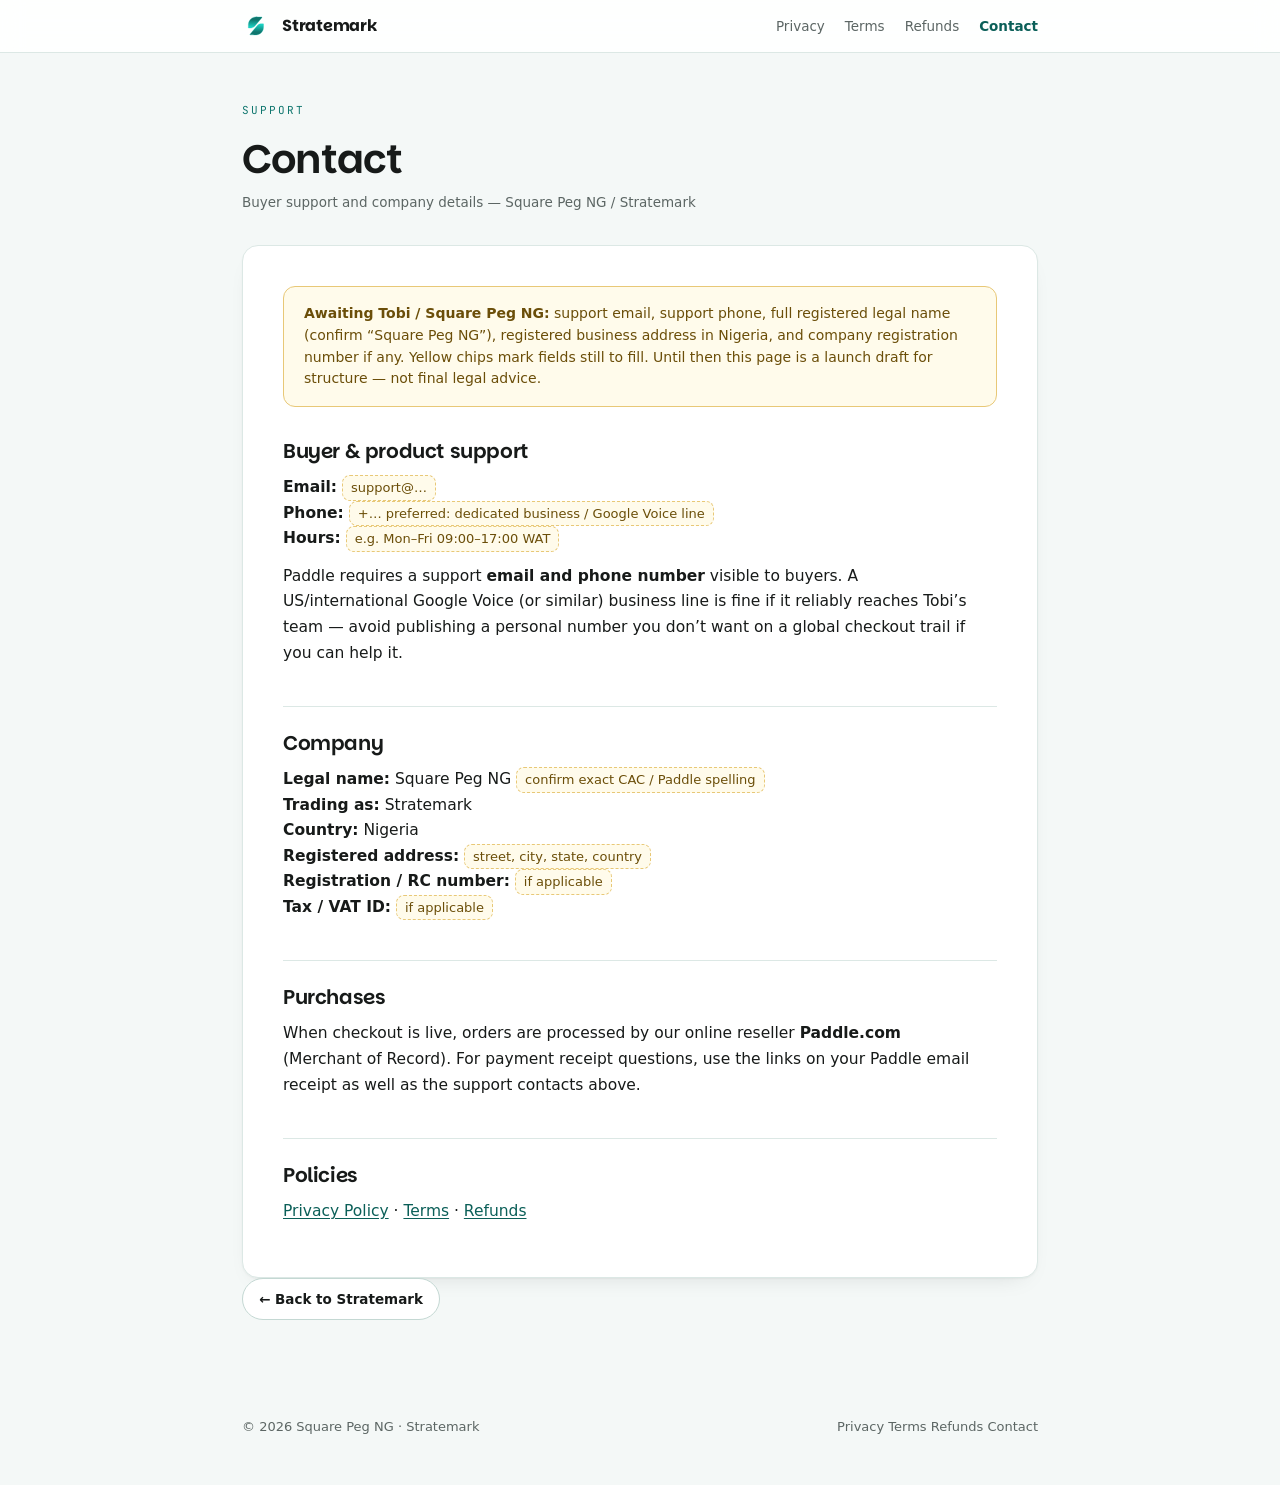
<file: landing-page/site/contact.html>
<!DOCTYPE html>
<html lang="en">
<head>
<meta charset="UTF-8" />
<meta name="viewport" content="width=device-width, initial-scale=1.0" />
<title>Contact — Stratemark</title>
<meta name="description" content="Buyer support and company details — Square Peg NG / Stratemark" />
<link rel="preconnect" href="https://fonts.googleapis.com" />
<link rel="preconnect" href="https://fonts.gstatic.com" crossorigin />
<link href="https://fonts.googleapis.com/css2?family=Parkinsans:wght@500;600;700&family=Google+Sans+Flex:wght@400;500;600;700&family=JetBrains+Mono:wght@500&display=swap" rel="stylesheet" />
<link rel="icon" href="img/stratemark-mark.svg" type="image/svg+xml" />
<link rel="stylesheet" href="css/legal.css" />
</head>
<body>
<a class="skip" href="#doc">Skip to content</a>
<header class="nav">
  <div class="nav-in">
    <a class="logo" href="index.html">
      <span class="logo-mark" aria-hidden="true"><svg width="100%" height="100%" aria-hidden="true" width='136' height='136' viewBox='0 0 136 136' fill='none' xmlns='http://www.w3.org/2000/svg'><path d='M68.3262 23.6562C69.1088 23.6525 69.8888 23.6628 70.3213 23.6641L77.6377 23.6914C80.4851 23.7026 92.1595 24.0311 96.0928 24.1436C96.6449 24.1593 97.0265 24.4853 97.0977 24.8896C97.2606 25.8172 97.2414 26.9168 96.6064 27.6807C85.125 41.4929 73.4071 55.0896 61.8076 68.8193C61.3698 69.3375 60.4883 70.1341 59.5273 70.9443C58.5875 71.7367 57.6124 72.5084 57.001 72.9814C53.6044 75.3205 49.17 77.1344 45.1133 77.6426C44.1311 77.7655 40.8278 77.9804 37.6055 78.0332C35.9967 78.0595 34.4261 78.0453 33.1885 77.9609C32.5684 77.9187 32.048 77.859 31.6543 77.7832C31.4574 77.7453 31.305 77.7057 31.1943 77.667C31.0747 77.6251 31.0442 77.5987 31.0557 77.6084C31.0256 77.583 30.9368 77.4479 30.8652 77.1074C30.8011 76.8023 30.7764 76.4697 30.7559 76.1953C30.5418 73.3239 30.7499 70.4213 30.7373 67.4414C30.7098 60.9478 30.9798 55.6007 32.3477 50.6172C33.7111 45.6499 36.1757 41.0096 40.5898 35.9609C46.9688 28.665 56.8041 24.4054 66.4189 23.7295L66.4404 23.7285L66.4629 23.7256C66.7987 23.679 67.528 23.6601 68.3262 23.6562Z' fill='url(#paint0_linear_2140_16844)' stroke='#18BFB2' stroke-width='1.31864'/><path d='M67.0801 111.562C66.2974 111.566 65.5174 111.556 65.085 111.555L57.7686 111.527C54.9211 111.516 43.2467 111.188 39.3135 111.075C38.7613 111.059 38.3798 110.733 38.3086 110.329C38.1456 109.402 38.1649 108.302 38.7998 107.538C50.2812 93.7259 61.9991 80.1291 73.5986 66.3994C74.0364 65.8812 74.9179 65.0846 75.8789 64.2744C76.8187 63.482 77.7939 62.7103 78.4053 62.2373C81.8018 59.8983 86.2362 58.0843 90.293 57.5762C91.2752 57.4533 94.5785 57.2383 97.8008 57.1855C99.4095 57.1592 100.98 57.1734 102.218 57.2578C102.838 57.3001 103.358 57.3598 103.752 57.4355C103.949 57.4735 104.101 57.513 104.212 57.5518C104.332 57.5936 104.362 57.62 104.351 57.6104C104.381 57.6358 104.469 57.7708 104.541 58.1113C104.605 58.4164 104.63 58.749 104.65 59.0234C104.864 61.8948 104.656 64.7974 104.669 67.7773C104.696 74.2709 104.426 79.6181 103.059 84.6016C101.695 89.5689 99.2306 94.2092 94.8164 99.2578C88.4374 106.554 78.6021 110.813 68.9873 111.489L68.9658 111.49L68.9434 111.493C68.6075 111.54 67.8783 111.559 67.0801 111.562Z' fill='url(#paint1_linear_2140_16844)' stroke='#18BFB2' stroke-width='1.31864'/><defs><linearGradient id='paint0_linear_2140_16844' x1='66.7762' y1='38.5006' x2='65.3996' y2='78.7549' gradientUnits='userSpaceOnUse'><stop stop-color='#0F766E'/><stop offset='1' stop-color='#1CDCCD'/></linearGradient><linearGradient id='paint1_linear_2140_16844' x1='68.6301' y1='96.7181' x2='70.0067' y2='56.4639' gradientUnits='userSpaceOnUse'><stop stop-color='#0F766E'/><stop offset='1' stop-color='#1CDCCD'/></linearGradient></defs></svg></span>
      Stratemark
    </a>
    <nav class="nav-links"><a href="privacy.html" class="">Privacy</a><a href="terms.html" class="">Terms</a><a href="refunds.html" class="">Refunds</a><a href="contact.html" class="active">Contact</a></nav>
  </div>
</header>
<main id="doc">
  <p class="eyebrow">SUPPORT</p>
  <h1>Contact</h1>
  <p class="meta">Buyer support and company details — Square Peg NG / Stratemark</p>
  <article class="card">
    <div class="todo"><strong>Awaiting Tobi / Square Peg NG:</strong> support email, support phone, full registered legal name (confirm “Square Peg NG”), registered business address in Nigeria, and company registration number if any. Yellow chips mark fields still to fill. Until then this page is a launch draft for structure — not final legal advice.</div>

    <h2>Buyer &amp; product support</h2>
    <p><strong>Email:</strong> <span class="ph">support@…</span><br/>
    <strong>Phone:</strong> <span class="ph">+… preferred: dedicated business / Google Voice line</span><br/>
    <strong>Hours:</strong> <span class="ph">e.g. Mon–Fri 09:00–17:00 WAT</span></p>
    <p>Paddle requires a support <strong>email and phone number</strong> visible to buyers. A US/international Google Voice (or similar) business line is fine if it reliably reaches Tobi’s team — avoid publishing a personal number you don’t want on a global checkout trail if you can help it.</p>

    <h2>Company</h2>
    <p><strong>Legal name:</strong> Square Peg NG <span class="ph">confirm exact CAC / Paddle spelling</span><br/>
    <strong>Trading as:</strong> Stratemark<br/>
    <strong>Country:</strong> Nigeria<br/>
    <strong>Registered address:</strong> <span class="ph">street, city, state, country</span><br/>
    <strong>Registration / RC number:</strong> <span class="ph">if applicable</span><br/>
    <strong>Tax / VAT ID:</strong> <span class="ph">if applicable</span></p>

    <h2>Purchases</h2>
    <p>When checkout is live, orders are processed by our online reseller <strong>Paddle.com</strong> (Merchant of Record). For payment receipt questions, use the links on your Paddle email receipt as well as the support contacts above.</p>

    <h2>Policies</h2>
    <p><a href="privacy.html">Privacy Policy</a> · <a href="terms.html">Terms</a> · <a href="refunds.html">Refunds</a></p>

  </article>
  <a class="back" href="index.html">← Back to Stratemark</a>
</main>
<footer>
  <div class="foot">
    <span>© 2026 Square Peg NG · Stratemark</span>
    <span>
      <a href="privacy.html">Privacy</a>
      <a href="terms.html">Terms</a>
      <a href="refunds.html">Refunds</a>
      <a href="contact.html">Contact</a>
    </span>
  </div>
</footer>
</body>
</html>
</file>
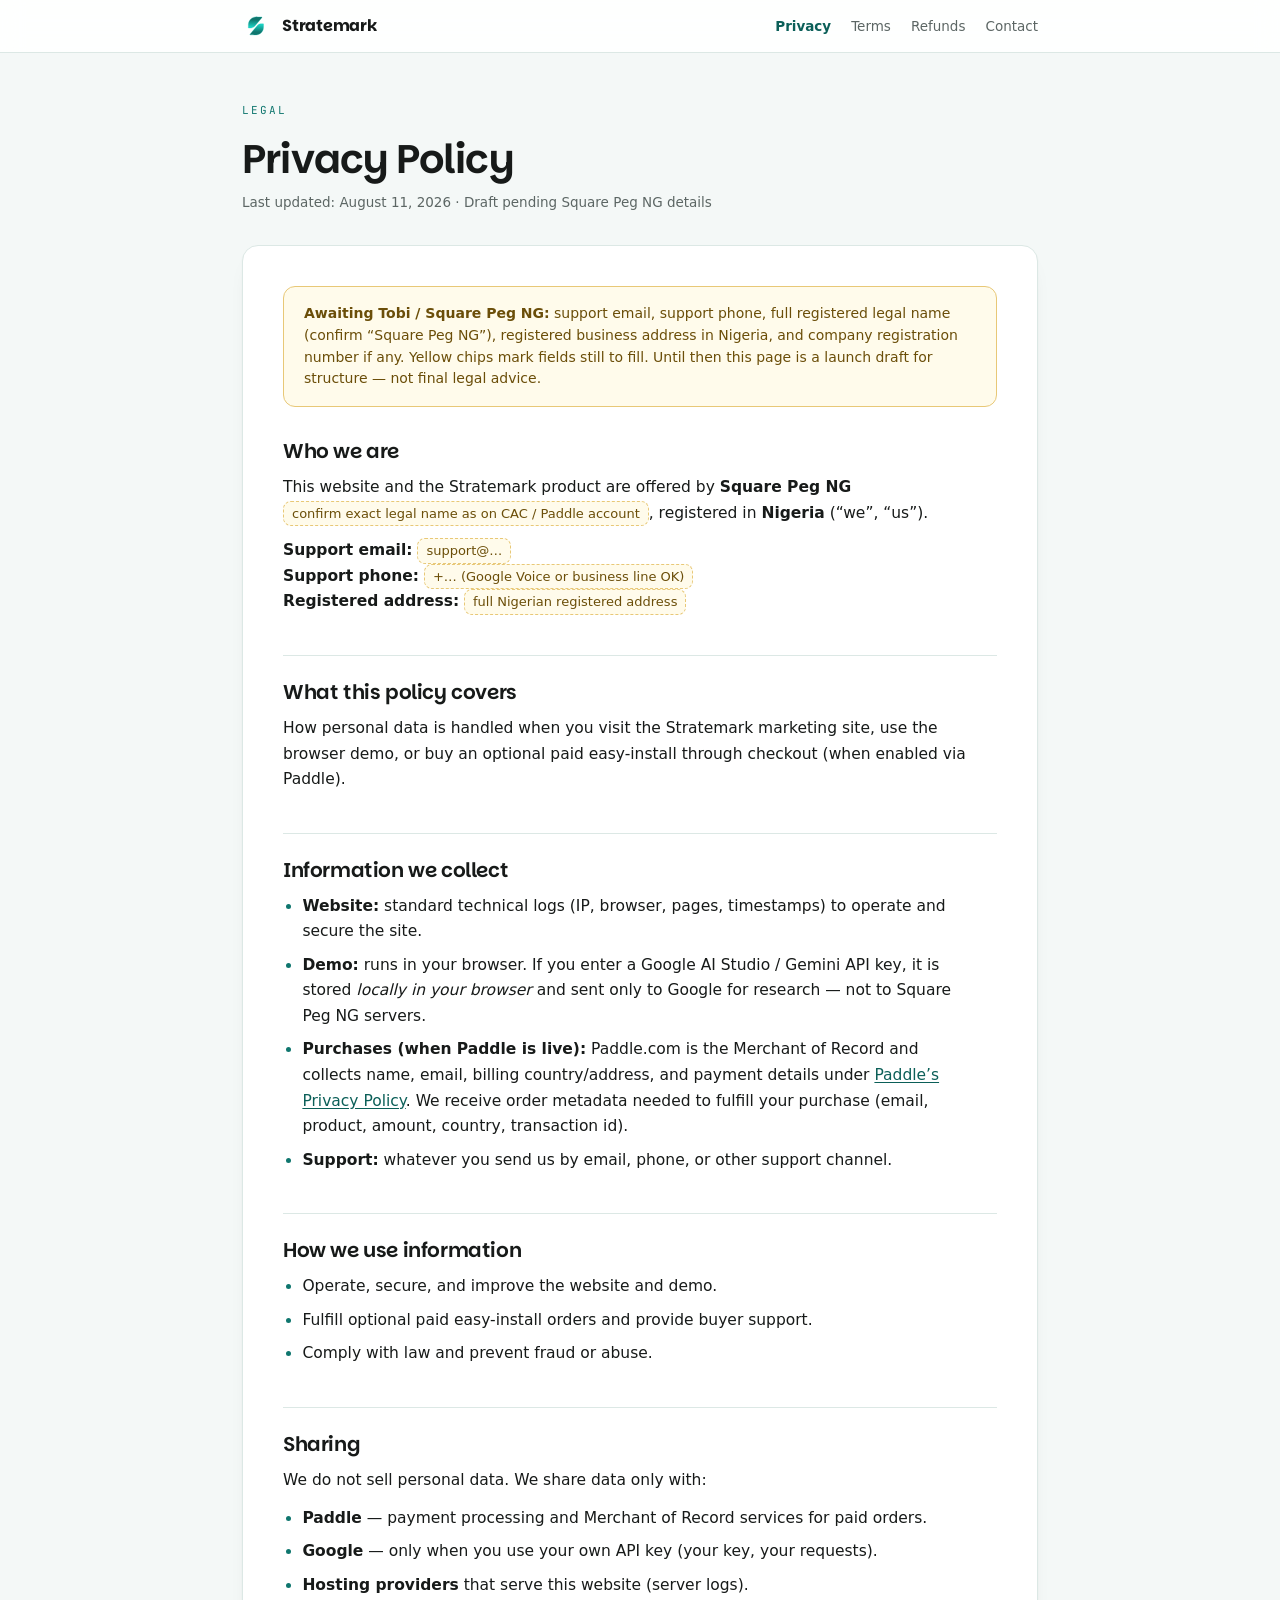
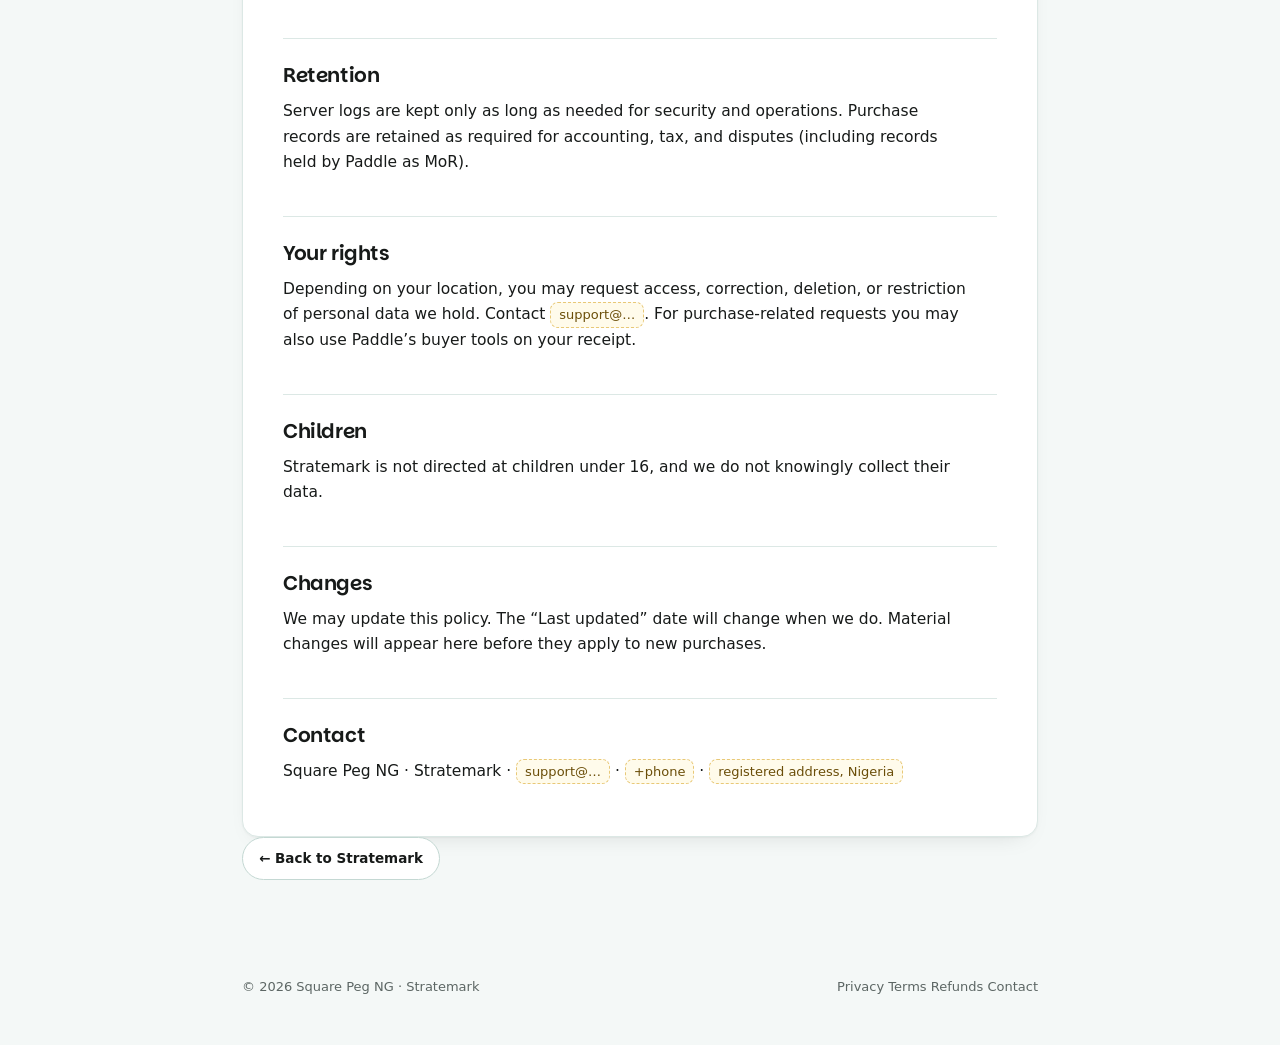
<file: landing-page/site/privacy.html>
<!DOCTYPE html>
<html lang="en">
<head>
<meta charset="UTF-8" />
<meta name="viewport" content="width=device-width, initial-scale=1.0" />
<title>Privacy Policy — Stratemark</title>
<meta name="description" content="Last updated: August 11, 2026 · Draft pending Square Peg NG details" />
<link rel="preconnect" href="https://fonts.googleapis.com" />
<link rel="preconnect" href="https://fonts.gstatic.com" crossorigin />
<link href="https://fonts.googleapis.com/css2?family=Parkinsans:wght@500;600;700&family=Google+Sans+Flex:wght@400;500;600;700&family=JetBrains+Mono:wght@500&display=swap" rel="stylesheet" />
<link rel="icon" href="img/stratemark-mark.svg" type="image/svg+xml" />
<link rel="stylesheet" href="css/legal.css" />
</head>
<body>
<a class="skip" href="#doc">Skip to content</a>
<header class="nav">
  <div class="nav-in">
    <a class="logo" href="index.html">
      <span class="logo-mark" aria-hidden="true"><svg width="100%" height="100%" aria-hidden="true" width='136' height='136' viewBox='0 0 136 136' fill='none' xmlns='http://www.w3.org/2000/svg'><path d='M68.3262 23.6562C69.1088 23.6525 69.8888 23.6628 70.3213 23.6641L77.6377 23.6914C80.4851 23.7026 92.1595 24.0311 96.0928 24.1436C96.6449 24.1593 97.0265 24.4853 97.0977 24.8896C97.2606 25.8172 97.2414 26.9168 96.6064 27.6807C85.125 41.4929 73.4071 55.0896 61.8076 68.8193C61.3698 69.3375 60.4883 70.1341 59.5273 70.9443C58.5875 71.7367 57.6124 72.5084 57.001 72.9814C53.6044 75.3205 49.17 77.1344 45.1133 77.6426C44.1311 77.7655 40.8278 77.9804 37.6055 78.0332C35.9967 78.0595 34.4261 78.0453 33.1885 77.9609C32.5684 77.9187 32.048 77.859 31.6543 77.7832C31.4574 77.7453 31.305 77.7057 31.1943 77.667C31.0747 77.6251 31.0442 77.5987 31.0557 77.6084C31.0256 77.583 30.9368 77.4479 30.8652 77.1074C30.8011 76.8023 30.7764 76.4697 30.7559 76.1953C30.5418 73.3239 30.7499 70.4213 30.7373 67.4414C30.7098 60.9478 30.9798 55.6007 32.3477 50.6172C33.7111 45.6499 36.1757 41.0096 40.5898 35.9609C46.9688 28.665 56.8041 24.4054 66.4189 23.7295L66.4404 23.7285L66.4629 23.7256C66.7987 23.679 67.528 23.6601 68.3262 23.6562Z' fill='url(#paint0_linear_2140_16844)' stroke='#18BFB2' stroke-width='1.31864'/><path d='M67.0801 111.562C66.2974 111.566 65.5174 111.556 65.085 111.555L57.7686 111.527C54.9211 111.516 43.2467 111.188 39.3135 111.075C38.7613 111.059 38.3798 110.733 38.3086 110.329C38.1456 109.402 38.1649 108.302 38.7998 107.538C50.2812 93.7259 61.9991 80.1291 73.5986 66.3994C74.0364 65.8812 74.9179 65.0846 75.8789 64.2744C76.8187 63.482 77.7939 62.7103 78.4053 62.2373C81.8018 59.8983 86.2362 58.0843 90.293 57.5762C91.2752 57.4533 94.5785 57.2383 97.8008 57.1855C99.4095 57.1592 100.98 57.1734 102.218 57.2578C102.838 57.3001 103.358 57.3598 103.752 57.4355C103.949 57.4735 104.101 57.513 104.212 57.5518C104.332 57.5936 104.362 57.62 104.351 57.6104C104.381 57.6358 104.469 57.7708 104.541 58.1113C104.605 58.4164 104.63 58.749 104.65 59.0234C104.864 61.8948 104.656 64.7974 104.669 67.7773C104.696 74.2709 104.426 79.6181 103.059 84.6016C101.695 89.5689 99.2306 94.2092 94.8164 99.2578C88.4374 106.554 78.6021 110.813 68.9873 111.489L68.9658 111.49L68.9434 111.493C68.6075 111.54 67.8783 111.559 67.0801 111.562Z' fill='url(#paint1_linear_2140_16844)' stroke='#18BFB2' stroke-width='1.31864'/><defs><linearGradient id='paint0_linear_2140_16844' x1='66.7762' y1='38.5006' x2='65.3996' y2='78.7549' gradientUnits='userSpaceOnUse'><stop stop-color='#0F766E'/><stop offset='1' stop-color='#1CDCCD'/></linearGradient><linearGradient id='paint1_linear_2140_16844' x1='68.6301' y1='96.7181' x2='70.0067' y2='56.4639' gradientUnits='userSpaceOnUse'><stop stop-color='#0F766E'/><stop offset='1' stop-color='#1CDCCD'/></linearGradient></defs></svg></span>
      Stratemark
    </a>
    <nav class="nav-links"><a href="privacy.html" class="active">Privacy</a><a href="terms.html" class="">Terms</a><a href="refunds.html" class="">Refunds</a><a href="contact.html" class="">Contact</a></nav>
  </div>
</header>
<main id="doc">
  <p class="eyebrow">LEGAL</p>
  <h1>Privacy Policy</h1>
  <p class="meta">Last updated: August 11, 2026 · Draft pending Square Peg NG details</p>
  <article class="card">
    <div class="todo"><strong>Awaiting Tobi / Square Peg NG:</strong> support email, support phone, full registered legal name (confirm “Square Peg NG”), registered business address in Nigeria, and company registration number if any. Yellow chips mark fields still to fill. Until then this page is a launch draft for structure — not final legal advice.</div>

    <h2>Who we are</h2>
    <p>This website and the Stratemark product are offered by <strong>Square Peg NG</strong><span class="ph">confirm exact legal name as on CAC / Paddle account</span>, registered in <strong>Nigeria</strong> (“we”, “us”).</p>
    <p><strong>Support email:</strong> <span class="ph">support@…</span><br/>
    <strong>Support phone:</strong> <span class="ph">+… (Google Voice or business line OK)</span><br/>
    <strong>Registered address:</strong> <span class="ph">full Nigerian registered address</span></p>

    <h2>What this policy covers</h2>
    <p>How personal data is handled when you visit the Stratemark marketing site, use the browser demo, or buy an optional paid easy-install through checkout (when enabled via Paddle).</p>

    <h2>Information we collect</h2>
    <ul>
      <li><strong>Website:</strong> standard technical logs (IP, browser, pages, timestamps) to operate and secure the site.</li>
      <li><strong>Demo:</strong> runs in your browser. If you enter a Google AI Studio / Gemini API key, it is stored <em>locally in your browser</em> and sent only to Google for research — not to Square Peg NG servers.</li>
      <li><strong>Purchases (when Paddle is live):</strong> Paddle.com is the Merchant of Record and collects name, email, billing country/address, and payment details under <a href="https://www.paddle.com/legal/privacy" target="_blank" rel="noopener noreferrer">Paddle’s Privacy Policy</a>. We receive order metadata needed to fulfill your purchase (email, product, amount, country, transaction id).</li>
      <li><strong>Support:</strong> whatever you send us by email, phone, or other support channel.</li>
    </ul>

    <h2>How we use information</h2>
    <ul>
      <li>Operate, secure, and improve the website and demo.</li>
      <li>Fulfill optional paid easy-install orders and provide buyer support.</li>
      <li>Comply with law and prevent fraud or abuse.</li>
    </ul>

    <h2>Sharing</h2>
    <p>We do not sell personal data. We share data only with:</p>
    <ul>
      <li><strong>Paddle</strong> — payment processing and Merchant of Record services for paid orders.</li>
      <li><strong>Google</strong> — only when you use your own API key (your key, your requests).</li>
      <li><strong>Hosting providers</strong> that serve this website (server logs).</li>
    </ul>

    <h2>Retention</h2>
    <p>Server logs are kept only as long as needed for security and operations. Purchase records are retained as required for accounting, tax, and disputes (including records held by Paddle as MoR).</p>

    <h2>Your rights</h2>
    <p>Depending on your location, you may request access, correction, deletion, or restriction of personal data we hold. Contact <span class="ph">support@…</span>. For purchase-related requests you may also use Paddle’s buyer tools on your receipt.</p>

    <h2>Children</h2>
    <p>Stratemark is not directed at children under 16, and we do not knowingly collect their data.</p>

    <h2>Changes</h2>
    <p>We may update this policy. The “Last updated” date will change when we do. Material changes will appear here before they apply to new purchases.</p>

    <h2>Contact</h2>
    <p>Square Peg NG · Stratemark · <span class="ph">support@…</span> · <span class="ph">+phone</span> · <span class="ph">registered address, Nigeria</span></p>

  </article>
  <a class="back" href="index.html">← Back to Stratemark</a>
</main>
<footer>
  <div class="foot">
    <span>© 2026 Square Peg NG · Stratemark</span>
    <span>
      <a href="privacy.html">Privacy</a>
      <a href="terms.html">Terms</a>
      <a href="refunds.html">Refunds</a>
      <a href="contact.html">Contact</a>
    </span>
  </div>
</footer>
</body>
</html>
</file>
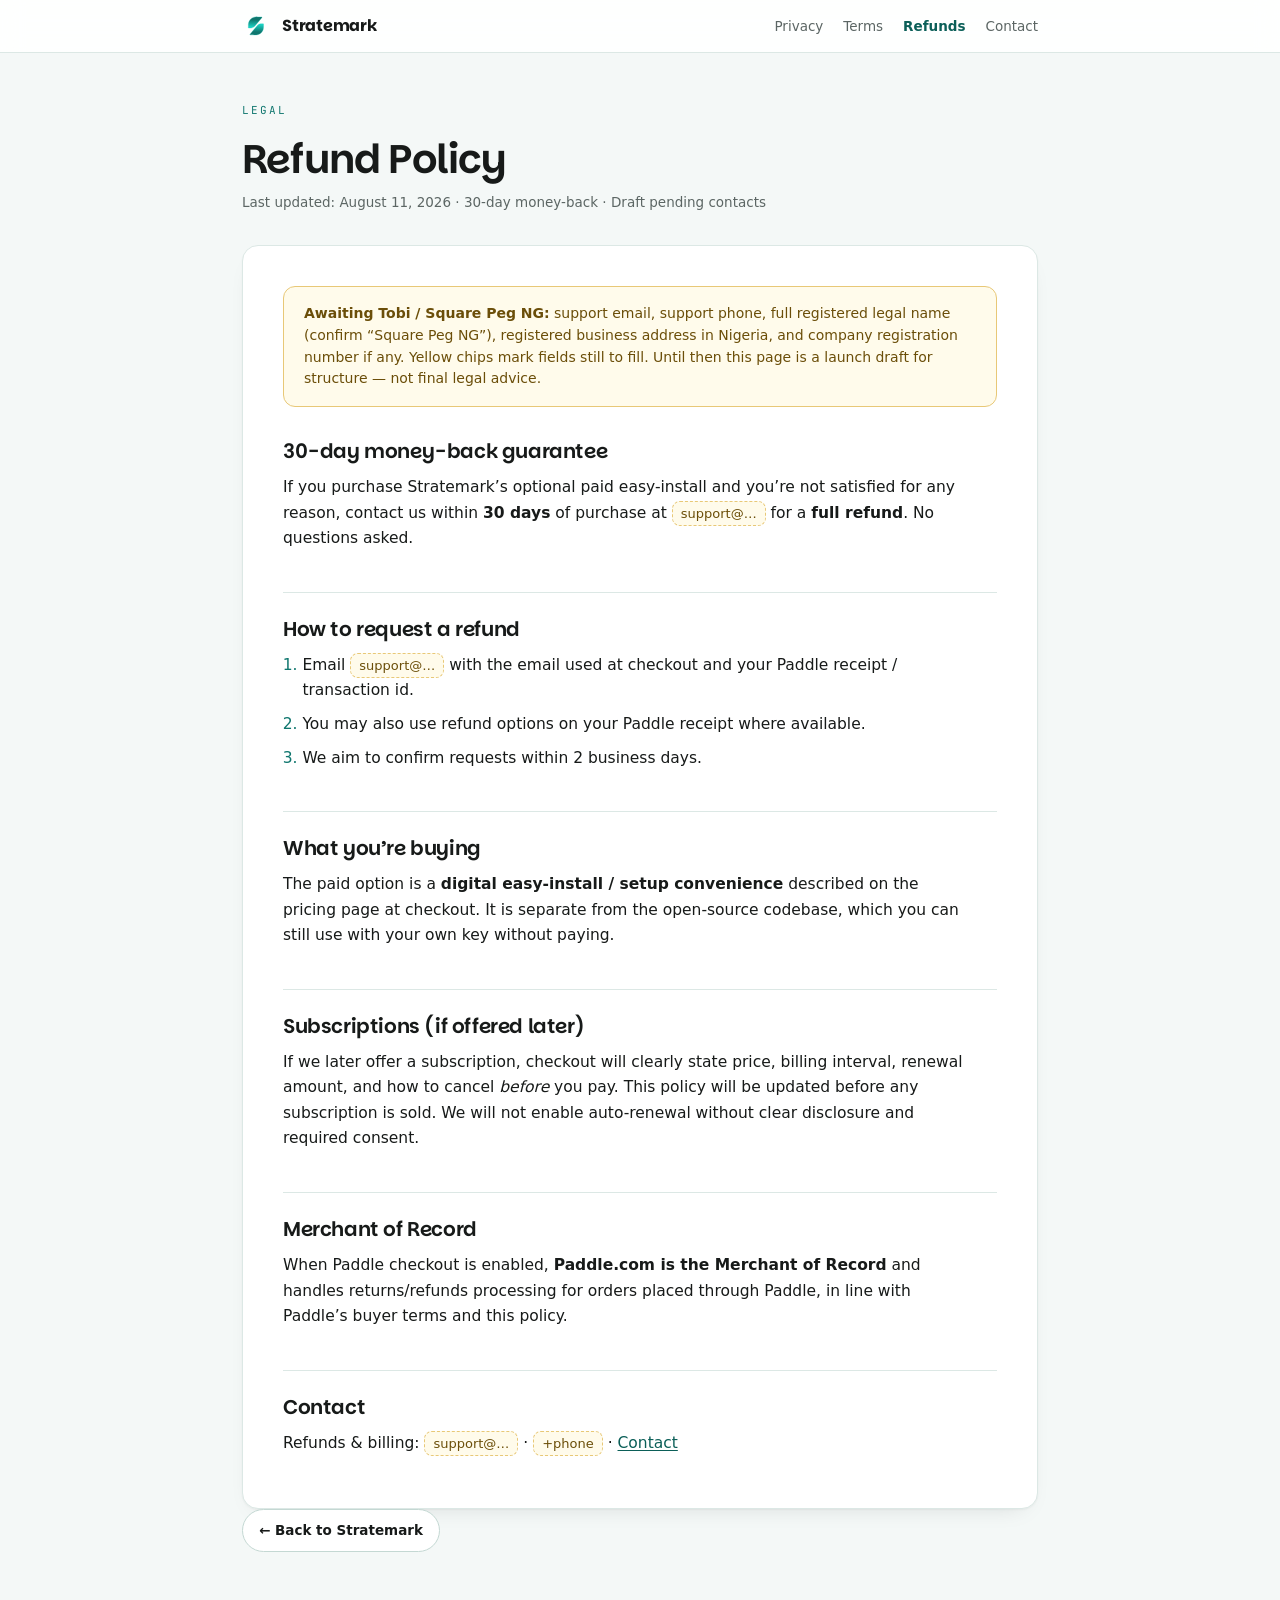
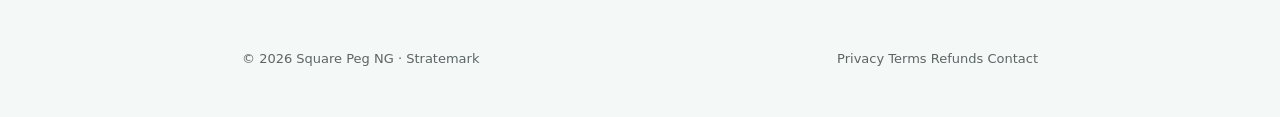
<file: landing-page/site/refunds.html>
<!DOCTYPE html>
<html lang="en">
<head>
<meta charset="UTF-8" />
<meta name="viewport" content="width=device-width, initial-scale=1.0" />
<title>Refund Policy — Stratemark</title>
<meta name="description" content="Last updated: August 11, 2026 · 30-day money-back · Draft pending contacts" />
<link rel="preconnect" href="https://fonts.googleapis.com" />
<link rel="preconnect" href="https://fonts.gstatic.com" crossorigin />
<link href="https://fonts.googleapis.com/css2?family=Parkinsans:wght@500;600;700&family=Google+Sans+Flex:wght@400;500;600;700&family=JetBrains+Mono:wght@500&display=swap" rel="stylesheet" />
<link rel="icon" href="img/stratemark-mark.svg" type="image/svg+xml" />
<link rel="stylesheet" href="css/legal.css" />
</head>
<body>
<a class="skip" href="#doc">Skip to content</a>
<header class="nav">
  <div class="nav-in">
    <a class="logo" href="index.html">
      <span class="logo-mark" aria-hidden="true"><svg width="100%" height="100%" aria-hidden="true" width='136' height='136' viewBox='0 0 136 136' fill='none' xmlns='http://www.w3.org/2000/svg'><path d='M68.3262 23.6562C69.1088 23.6525 69.8888 23.6628 70.3213 23.6641L77.6377 23.6914C80.4851 23.7026 92.1595 24.0311 96.0928 24.1436C96.6449 24.1593 97.0265 24.4853 97.0977 24.8896C97.2606 25.8172 97.2414 26.9168 96.6064 27.6807C85.125 41.4929 73.4071 55.0896 61.8076 68.8193C61.3698 69.3375 60.4883 70.1341 59.5273 70.9443C58.5875 71.7367 57.6124 72.5084 57.001 72.9814C53.6044 75.3205 49.17 77.1344 45.1133 77.6426C44.1311 77.7655 40.8278 77.9804 37.6055 78.0332C35.9967 78.0595 34.4261 78.0453 33.1885 77.9609C32.5684 77.9187 32.048 77.859 31.6543 77.7832C31.4574 77.7453 31.305 77.7057 31.1943 77.667C31.0747 77.6251 31.0442 77.5987 31.0557 77.6084C31.0256 77.583 30.9368 77.4479 30.8652 77.1074C30.8011 76.8023 30.7764 76.4697 30.7559 76.1953C30.5418 73.3239 30.7499 70.4213 30.7373 67.4414C30.7098 60.9478 30.9798 55.6007 32.3477 50.6172C33.7111 45.6499 36.1757 41.0096 40.5898 35.9609C46.9688 28.665 56.8041 24.4054 66.4189 23.7295L66.4404 23.7285L66.4629 23.7256C66.7987 23.679 67.528 23.6601 68.3262 23.6562Z' fill='url(#paint0_linear_2140_16844)' stroke='#18BFB2' stroke-width='1.31864'/><path d='M67.0801 111.562C66.2974 111.566 65.5174 111.556 65.085 111.555L57.7686 111.527C54.9211 111.516 43.2467 111.188 39.3135 111.075C38.7613 111.059 38.3798 110.733 38.3086 110.329C38.1456 109.402 38.1649 108.302 38.7998 107.538C50.2812 93.7259 61.9991 80.1291 73.5986 66.3994C74.0364 65.8812 74.9179 65.0846 75.8789 64.2744C76.8187 63.482 77.7939 62.7103 78.4053 62.2373C81.8018 59.8983 86.2362 58.0843 90.293 57.5762C91.2752 57.4533 94.5785 57.2383 97.8008 57.1855C99.4095 57.1592 100.98 57.1734 102.218 57.2578C102.838 57.3001 103.358 57.3598 103.752 57.4355C103.949 57.4735 104.101 57.513 104.212 57.5518C104.332 57.5936 104.362 57.62 104.351 57.6104C104.381 57.6358 104.469 57.7708 104.541 58.1113C104.605 58.4164 104.63 58.749 104.65 59.0234C104.864 61.8948 104.656 64.7974 104.669 67.7773C104.696 74.2709 104.426 79.6181 103.059 84.6016C101.695 89.5689 99.2306 94.2092 94.8164 99.2578C88.4374 106.554 78.6021 110.813 68.9873 111.489L68.9658 111.49L68.9434 111.493C68.6075 111.54 67.8783 111.559 67.0801 111.562Z' fill='url(#paint1_linear_2140_16844)' stroke='#18BFB2' stroke-width='1.31864'/><defs><linearGradient id='paint0_linear_2140_16844' x1='66.7762' y1='38.5006' x2='65.3996' y2='78.7549' gradientUnits='userSpaceOnUse'><stop stop-color='#0F766E'/><stop offset='1' stop-color='#1CDCCD'/></linearGradient><linearGradient id='paint1_linear_2140_16844' x1='68.6301' y1='96.7181' x2='70.0067' y2='56.4639' gradientUnits='userSpaceOnUse'><stop stop-color='#0F766E'/><stop offset='1' stop-color='#1CDCCD'/></linearGradient></defs></svg></span>
      Stratemark
    </a>
    <nav class="nav-links"><a href="privacy.html" class="">Privacy</a><a href="terms.html" class="">Terms</a><a href="refunds.html" class="active">Refunds</a><a href="contact.html" class="">Contact</a></nav>
  </div>
</header>
<main id="doc">
  <p class="eyebrow">LEGAL</p>
  <h1>Refund Policy</h1>
  <p class="meta">Last updated: August 11, 2026 · 30-day money-back · Draft pending contacts</p>
  <article class="card">
    <div class="todo"><strong>Awaiting Tobi / Square Peg NG:</strong> support email, support phone, full registered legal name (confirm “Square Peg NG”), registered business address in Nigeria, and company registration number if any. Yellow chips mark fields still to fill. Until then this page is a launch draft for structure — not final legal advice.</div>

    <h2>30-day money-back guarantee</h2>
    <p>If you purchase Stratemark’s optional paid easy-install and you’re not satisfied for any reason, contact us within <strong>30 days</strong> of purchase at <span class="ph">support@…</span> for a <strong>full refund</strong>. No questions asked.</p>

    <h2>How to request a refund</h2>
    <ol>
      <li>Email <span class="ph">support@…</span> with the email used at checkout and your Paddle receipt / transaction id.</li>
      <li>You may also use refund options on your Paddle receipt where available.</li>
      <li>We aim to confirm requests within 2 business days.</li>
    </ol>

    <h2>What you’re buying</h2>
    <p>The paid option is a <strong>digital easy-install / setup convenience</strong> described on the pricing page at checkout. It is separate from the open-source codebase, which you can still use with your own key without paying.</p>

    <h2>Subscriptions (if offered later)</h2>
    <p>If we later offer a subscription, checkout will clearly state price, billing interval, renewal amount, and how to cancel <em>before</em> you pay. This policy will be updated before any subscription is sold. We will not enable auto-renewal without clear disclosure and required consent.</p>

    <h2>Merchant of Record</h2>
    <p>When Paddle checkout is enabled, <strong>Paddle.com is the Merchant of Record</strong> and handles returns/refunds processing for orders placed through Paddle, in line with Paddle’s buyer terms and this policy.</p>

    <h2>Contact</h2>
    <p>Refunds &amp; billing: <span class="ph">support@…</span> · <span class="ph">+phone</span> · <a href="contact.html">Contact</a></p>

  </article>
  <a class="back" href="index.html">← Back to Stratemark</a>
</main>
<footer>
  <div class="foot">
    <span>© 2026 Square Peg NG · Stratemark</span>
    <span>
      <a href="privacy.html">Privacy</a>
      <a href="terms.html">Terms</a>
      <a href="refunds.html">Refunds</a>
      <a href="contact.html">Contact</a>
    </span>
  </div>
</footer>
</body>
</html>
</file>
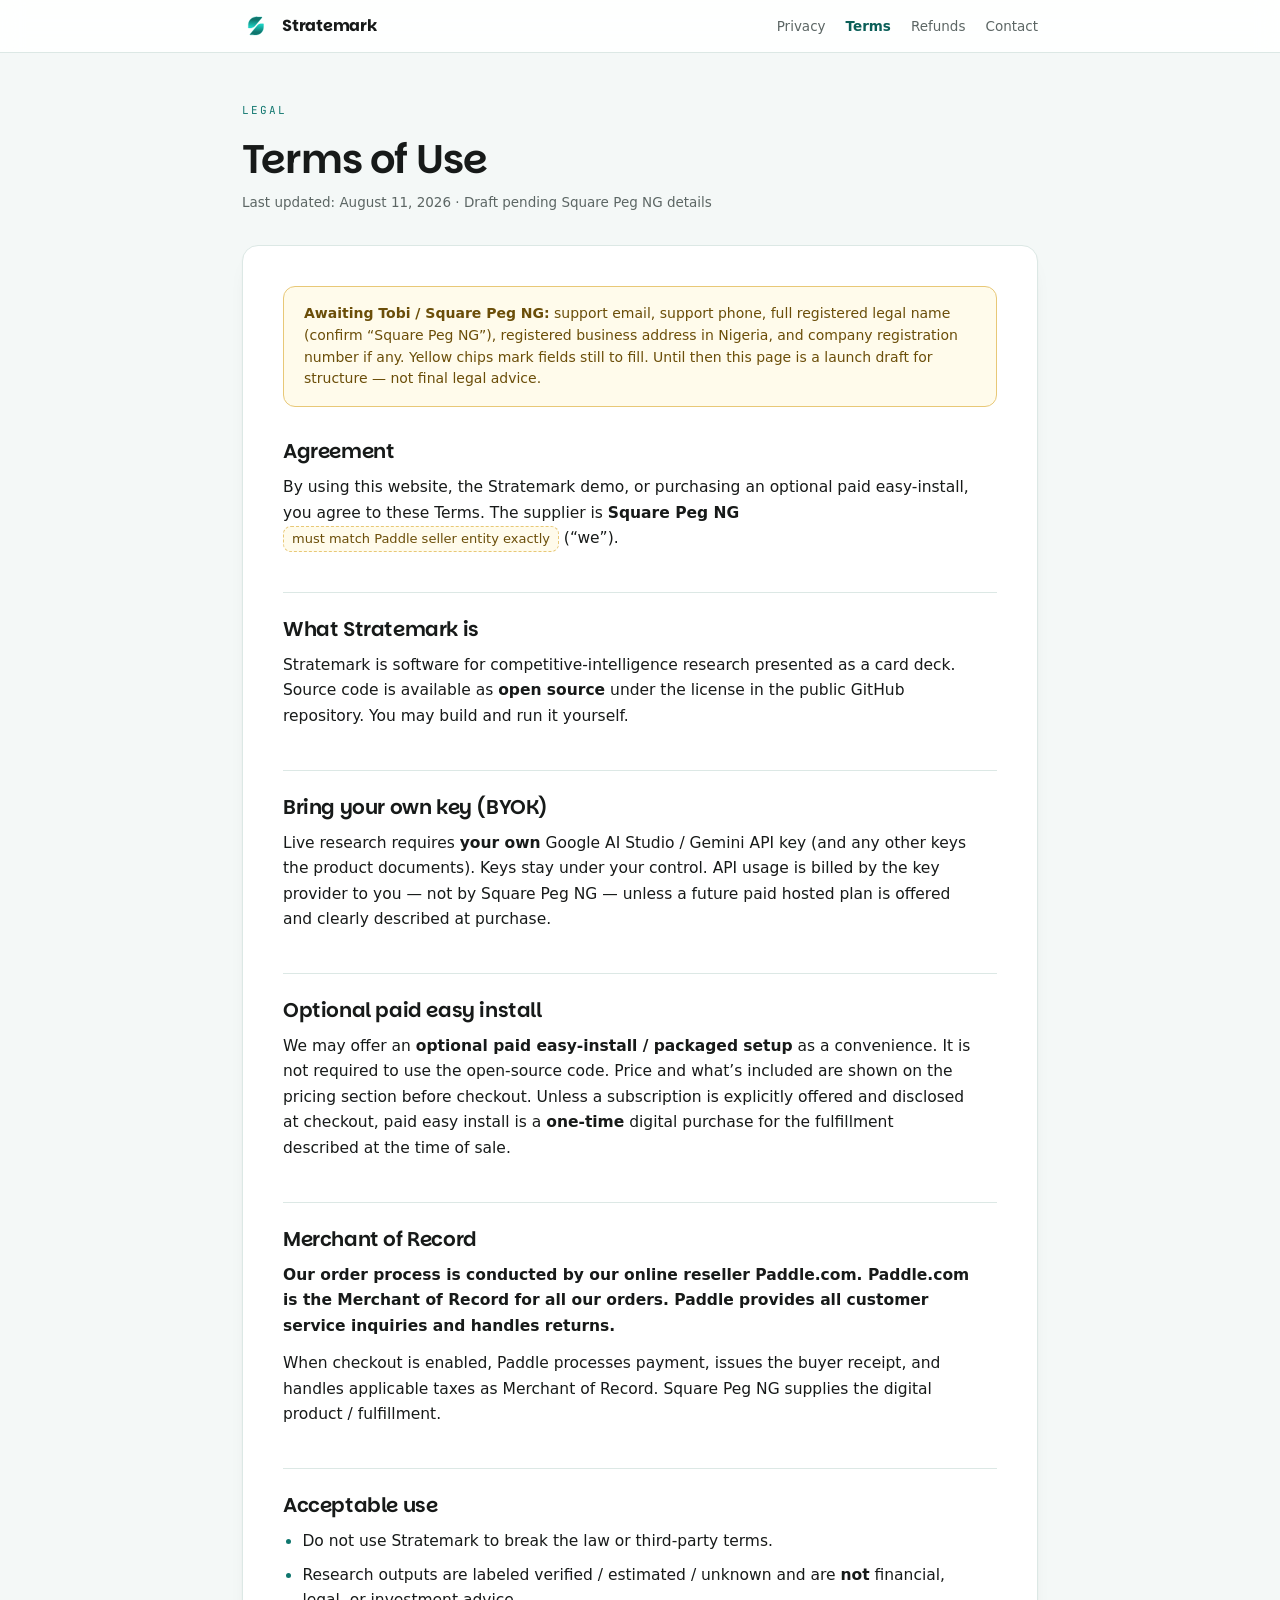
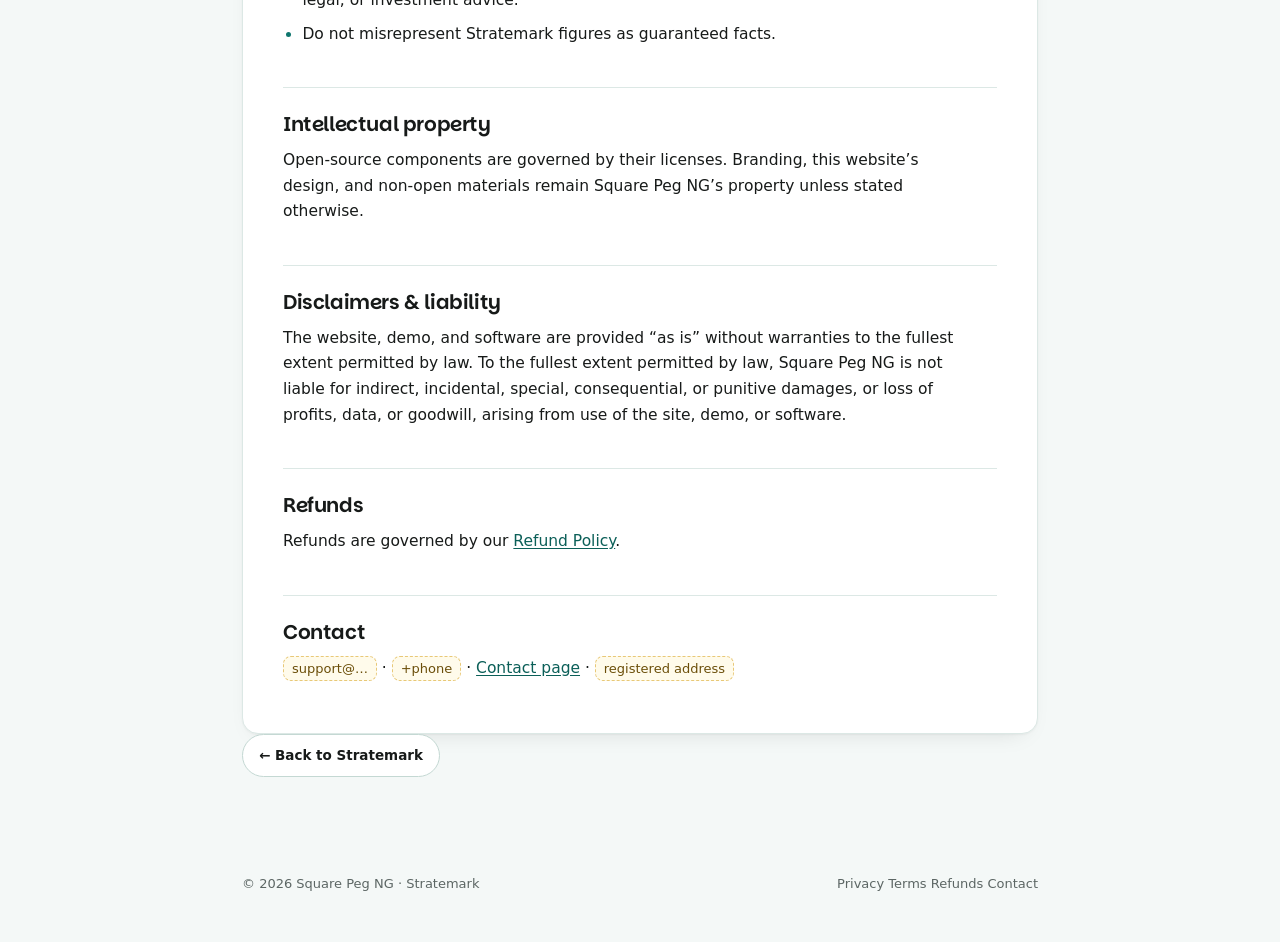
<file: landing-page/site/terms.html>
<!DOCTYPE html>
<html lang="en">
<head>
<meta charset="UTF-8" />
<meta name="viewport" content="width=device-width, initial-scale=1.0" />
<title>Terms of Use — Stratemark</title>
<meta name="description" content="Last updated: August 11, 2026 · Draft pending Square Peg NG details" />
<link rel="preconnect" href="https://fonts.googleapis.com" />
<link rel="preconnect" href="https://fonts.gstatic.com" crossorigin />
<link href="https://fonts.googleapis.com/css2?family=Parkinsans:wght@500;600;700&family=Google+Sans+Flex:wght@400;500;600;700&family=JetBrains+Mono:wght@500&display=swap" rel="stylesheet" />
<link rel="icon" href="img/stratemark-mark.svg" type="image/svg+xml" />
<link rel="stylesheet" href="css/legal.css" />
</head>
<body>
<a class="skip" href="#doc">Skip to content</a>
<header class="nav">
  <div class="nav-in">
    <a class="logo" href="index.html">
      <span class="logo-mark" aria-hidden="true"><svg width="100%" height="100%" aria-hidden="true" width='136' height='136' viewBox='0 0 136 136' fill='none' xmlns='http://www.w3.org/2000/svg'><path d='M68.3262 23.6562C69.1088 23.6525 69.8888 23.6628 70.3213 23.6641L77.6377 23.6914C80.4851 23.7026 92.1595 24.0311 96.0928 24.1436C96.6449 24.1593 97.0265 24.4853 97.0977 24.8896C97.2606 25.8172 97.2414 26.9168 96.6064 27.6807C85.125 41.4929 73.4071 55.0896 61.8076 68.8193C61.3698 69.3375 60.4883 70.1341 59.5273 70.9443C58.5875 71.7367 57.6124 72.5084 57.001 72.9814C53.6044 75.3205 49.17 77.1344 45.1133 77.6426C44.1311 77.7655 40.8278 77.9804 37.6055 78.0332C35.9967 78.0595 34.4261 78.0453 33.1885 77.9609C32.5684 77.9187 32.048 77.859 31.6543 77.7832C31.4574 77.7453 31.305 77.7057 31.1943 77.667C31.0747 77.6251 31.0442 77.5987 31.0557 77.6084C31.0256 77.583 30.9368 77.4479 30.8652 77.1074C30.8011 76.8023 30.7764 76.4697 30.7559 76.1953C30.5418 73.3239 30.7499 70.4213 30.7373 67.4414C30.7098 60.9478 30.9798 55.6007 32.3477 50.6172C33.7111 45.6499 36.1757 41.0096 40.5898 35.9609C46.9688 28.665 56.8041 24.4054 66.4189 23.7295L66.4404 23.7285L66.4629 23.7256C66.7987 23.679 67.528 23.6601 68.3262 23.6562Z' fill='url(#paint0_linear_2140_16844)' stroke='#18BFB2' stroke-width='1.31864'/><path d='M67.0801 111.562C66.2974 111.566 65.5174 111.556 65.085 111.555L57.7686 111.527C54.9211 111.516 43.2467 111.188 39.3135 111.075C38.7613 111.059 38.3798 110.733 38.3086 110.329C38.1456 109.402 38.1649 108.302 38.7998 107.538C50.2812 93.7259 61.9991 80.1291 73.5986 66.3994C74.0364 65.8812 74.9179 65.0846 75.8789 64.2744C76.8187 63.482 77.7939 62.7103 78.4053 62.2373C81.8018 59.8983 86.2362 58.0843 90.293 57.5762C91.2752 57.4533 94.5785 57.2383 97.8008 57.1855C99.4095 57.1592 100.98 57.1734 102.218 57.2578C102.838 57.3001 103.358 57.3598 103.752 57.4355C103.949 57.4735 104.101 57.513 104.212 57.5518C104.332 57.5936 104.362 57.62 104.351 57.6104C104.381 57.6358 104.469 57.7708 104.541 58.1113C104.605 58.4164 104.63 58.749 104.65 59.0234C104.864 61.8948 104.656 64.7974 104.669 67.7773C104.696 74.2709 104.426 79.6181 103.059 84.6016C101.695 89.5689 99.2306 94.2092 94.8164 99.2578C88.4374 106.554 78.6021 110.813 68.9873 111.489L68.9658 111.49L68.9434 111.493C68.6075 111.54 67.8783 111.559 67.0801 111.562Z' fill='url(#paint1_linear_2140_16844)' stroke='#18BFB2' stroke-width='1.31864'/><defs><linearGradient id='paint0_linear_2140_16844' x1='66.7762' y1='38.5006' x2='65.3996' y2='78.7549' gradientUnits='userSpaceOnUse'><stop stop-color='#0F766E'/><stop offset='1' stop-color='#1CDCCD'/></linearGradient><linearGradient id='paint1_linear_2140_16844' x1='68.6301' y1='96.7181' x2='70.0067' y2='56.4639' gradientUnits='userSpaceOnUse'><stop stop-color='#0F766E'/><stop offset='1' stop-color='#1CDCCD'/></linearGradient></defs></svg></span>
      Stratemark
    </a>
    <nav class="nav-links"><a href="privacy.html" class="">Privacy</a><a href="terms.html" class="active">Terms</a><a href="refunds.html" class="">Refunds</a><a href="contact.html" class="">Contact</a></nav>
  </div>
</header>
<main id="doc">
  <p class="eyebrow">LEGAL</p>
  <h1>Terms of Use</h1>
  <p class="meta">Last updated: August 11, 2026 · Draft pending Square Peg NG details</p>
  <article class="card">
    <div class="todo"><strong>Awaiting Tobi / Square Peg NG:</strong> support email, support phone, full registered legal name (confirm “Square Peg NG”), registered business address in Nigeria, and company registration number if any. Yellow chips mark fields still to fill. Until then this page is a launch draft for structure — not final legal advice.</div>

    <h2>Agreement</h2>
    <p>By using this website, the Stratemark demo, or purchasing an optional paid easy-install, you agree to these Terms. The supplier is <strong>Square Peg NG</strong><span class="ph">must match Paddle seller entity exactly</span> (“we”).</p>

    <h2>What Stratemark is</h2>
    <p>Stratemark is software for competitive-intelligence research presented as a card deck. Source code is available as <strong>open source</strong> under the license in the public GitHub repository. You may build and run it yourself.</p>

    <h2>Bring your own key (BYOK)</h2>
    <p>Live research requires <strong>your own</strong> Google AI Studio / Gemini API key (and any other keys the product documents). Keys stay under your control. API usage is billed by the key provider to you — not by Square Peg NG — unless a future paid hosted plan is offered and clearly described at purchase.</p>

    <h2>Optional paid easy install</h2>
    <p>We may offer an <strong>optional paid easy-install / packaged setup</strong> as a convenience. It is not required to use the open-source code. Price and what’s included are shown on the pricing section before checkout. Unless a subscription is explicitly offered and disclosed at checkout, paid easy install is a <strong>one-time</strong> digital purchase for the fulfillment described at the time of sale.</p>

    <h2>Merchant of Record</h2>
    <p><strong>Our order process is conducted by our online reseller Paddle.com. Paddle.com is the Merchant of Record for all our orders. Paddle provides all customer service inquiries and handles returns.</strong></p>
    <p>When checkout is enabled, Paddle processes payment, issues the buyer receipt, and handles applicable taxes as Merchant of Record. Square Peg NG supplies the digital product / fulfillment.</p>

    <h2>Acceptable use</h2>
    <ul>
      <li>Do not use Stratemark to break the law or third-party terms.</li>
      <li>Research outputs are labeled verified / estimated / unknown and are <strong>not</strong> financial, legal, or investment advice.</li>
      <li>Do not misrepresent Stratemark figures as guaranteed facts.</li>
    </ul>

    <h2>Intellectual property</h2>
    <p>Open-source components are governed by their licenses. Branding, this website’s design, and non-open materials remain Square Peg NG’s property unless stated otherwise.</p>

    <h2>Disclaimers &amp; liability</h2>
    <p>The website, demo, and software are provided “as is” without warranties to the fullest extent permitted by law. To the fullest extent permitted by law, Square Peg NG is not liable for indirect, incidental, special, consequential, or punitive damages, or loss of profits, data, or goodwill, arising from use of the site, demo, or software.</p>

    <h2>Refunds</h2>
    <p>Refunds are governed by our <a href="refunds.html">Refund Policy</a>.</p>

    <h2>Contact</h2>
    <p><span class="ph">support@…</span> · <span class="ph">+phone</span> · <a href="contact.html">Contact page</a> · <span class="ph">registered address</span></p>

  </article>
  <a class="back" href="index.html">← Back to Stratemark</a>
</main>
<footer>
  <div class="foot">
    <span>© 2026 Square Peg NG · Stratemark</span>
    <span>
      <a href="privacy.html">Privacy</a>
      <a href="terms.html">Terms</a>
      <a href="refunds.html">Refunds</a>
      <a href="contact.html">Contact</a>
    </span>
  </div>
</footer>
</body>
</html>
</file>
<file: landing-page/site/css/legal.css>
/* ==========================================================================
   STRATEMARK — legal & contact pages
   Shared by privacy.html, terms.html, refunds.html, contact.html.
   Same tokens as the landing page: change a value here and on index.html
   together. Documents read best on a narrow measure, so the scale is smaller.
   ========================================================================== */

:root{
  --canvas:#F4F8F7;
  --surface:#FFFFFF;
  --surface-2:#F7FAF9;
  --surface-3:#EDF4F2;
  --border:#DCE8E5;
  --border-strong:#C4D8D3;

  --text:#171A19;
  --text-muted:#5C6664;

  --brand:#0F766E;
  --brand-deep:#0B5F58;
  --brand-wash:rgba(15,118,110,.07);

  --flag-bg:#FFFBEB;
  --flag-line:#E8C877;
  --flag-text:#6B4E09;

  --s-1:4px;  --s-2:8px;  --s-3:12px; --s-4:16px; --s-5:20px;
  --s-6:24px; --s-8:32px; --s-10:40px; --s-12:48px; --s-16:64px;
  --gutter:clamp(20px,4vw,32px);

  --r-sm:8px; --r-md:12px; --r-lg:16px; --r-pill:999px;
  --shadow-md:0 1px 2px rgba(17,24,22,.04), 0 10px 24px -16px rgba(17,24,22,.18);
  --ease:cubic-bezier(.2,.7,.3,1);
}

*,*::before,*::after{box-sizing:border-box}
html{-webkit-text-size-adjust:100%}
body{
  margin:0;
  background:var(--canvas);
  color:var(--text);
  font-family:"Google Sans Flex",ui-sans-serif,system-ui,-apple-system,sans-serif;
  font-size:15.5px;
  line-height:1.65;
  -webkit-font-smoothing:antialiased;
}
h1,h2,h3{
  font-family:Parkinsans,"Google Sans Flex",sans-serif;
  font-weight:600;letter-spacing:-.02em;line-height:1.2;margin:0;
}
p,li{margin:0}
img,svg{display:block;max-width:100%}
a{color:var(--brand-deep);text-decoration:underline;text-underline-offset:2px}
a:hover{color:var(--brand)}
:focus-visible{outline:2px solid var(--brand);outline-offset:3px;border-radius:var(--r-sm)}

.skip{
  position:absolute;left:var(--s-4);top:-100px;z-index:200;
  background:var(--text);color:#fff;padding:var(--s-3) var(--s-5);
  border-radius:var(--r-md);font-weight:600;font-size:13.5px;text-decoration:none;
  transition:top .18s var(--ease);
}
.skip:focus{top:var(--s-4)}

/* ------------------------------------------------------------------ nav -- */
.nav{
  position:sticky;top:0;z-index:10;
  background:rgba(255,255,255,.88);
  backdrop-filter:saturate(1.6) blur(12px);
  border-bottom:1px solid var(--border);
}
.nav-in{
  max-width:860px;margin-inline:auto;padding:var(--s-3) var(--gutter);
  display:flex;align-items:center;justify-content:space-between;gap:var(--s-4);flex-wrap:wrap;
}
.logo{
  display:flex;align-items:center;gap:var(--s-3);
  font-family:Parkinsans,sans-serif;font-weight:700;font-size:16px;
  color:var(--text);text-decoration:none;letter-spacing:-.015em;
}
.logo-mark{width:28px;height:28px;flex:none}
.nav-links{display:flex;gap:var(--s-5);flex-wrap:wrap;font-size:13.5px}
.nav-links a{color:var(--text-muted);text-decoration:none;font-weight:500}
.nav-links a:hover{color:var(--text)}
.nav-links a.active{color:var(--brand-deep);font-weight:600}

/* ----------------------------------------------------------------- page -- */
main{max-width:860px;margin-inline:auto;padding:var(--s-12) var(--gutter) var(--s-16)}
.eyebrow{
  font-family:"JetBrains Mono",ui-monospace,monospace;
  font-size:11px;letter-spacing:.18em;text-transform:uppercase;
  color:var(--brand);margin-bottom:var(--s-4);
}
h1{font-size:clamp(28px,4vw,40px);margin-bottom:var(--s-2)}
.meta{font-size:13.5px;color:var(--text-muted);margin-bottom:var(--s-8)}

.card{
  background:var(--surface);border:1px solid var(--border);
  border-radius:var(--r-lg);padding:clamp(24px,4vw,40px);
  box-shadow:var(--shadow-md);
}
.card h2{
  font-size:20px;margin:var(--s-10) 0 var(--s-3);
  padding-top:var(--s-6);border-top:1px solid var(--border);
}
.card h2:first-of-type{margin-top:0;padding-top:0;border-top:0}
.card h3{font-size:16.5px;margin:var(--s-6) 0 var(--s-2)}
.card p{margin:var(--s-3) 0;max-width:70ch}
.card ul,.card ol{margin:var(--s-3) 0 var(--s-5);padding-left:1.25em;max-width:70ch}
.card li{margin:var(--s-2) 0}
.card li::marker{color:var(--brand)}
strong{color:var(--text);font-weight:600}

/* a field still waiting on a real value */
.ph{
  display:inline-block;
  background:var(--flag-bg);border:1px dashed var(--flag-line);
  color:var(--flag-text);
  border-radius:var(--r-sm);padding:1px 8px;
  font-size:13px;font-weight:500;
}

/* the "still to fill" banner at the top of a draft */
.todo{
  background:var(--flag-bg);border:1px solid var(--flag-line);
  color:var(--flag-text);
  border-radius:var(--r-md);padding:var(--s-4) var(--s-5);
  margin-bottom:var(--s-8);font-size:14px;line-height:1.55;
}
.todo strong{color:var(--flag-text)}

/* --------------------------------------------------------------- footer -- */
.foot{
  max-width:860px;margin-inline:auto;
  padding:var(--s-8) var(--gutter) var(--s-12);
  display:flex;flex-wrap:wrap;gap:var(--s-3) var(--s-5);
  justify-content:space-between;align-items:center;
  font-size:13px;color:var(--text-muted);
}
.foot a{color:var(--text-muted);text-decoration:none}
.foot a:hover{color:var(--text);text-decoration:underline}
.back{
  display:inline-flex;align-items:center;gap:var(--s-2);
  font-size:13.5px;font-weight:600;color:var(--text);text-decoration:none;
  border:1px solid var(--border-strong);background:var(--surface);
  border-radius:var(--r-pill);padding:9px 16px;
  transition:background .15s var(--ease),border-color .15s var(--ease);
}
.back:hover{background:var(--surface-2);border-color:var(--brand);color:var(--brand-deep)}

@media (prefers-reduced-motion:reduce){
  *,*::before,*::after{transition-duration:.001ms !important;animation-duration:.001ms !important}
}
@media print{
  .nav,.skip,.back{display:none}
  body{background:#fff}
  .card{box-shadow:none;border:0;padding:0}
}
</file>
